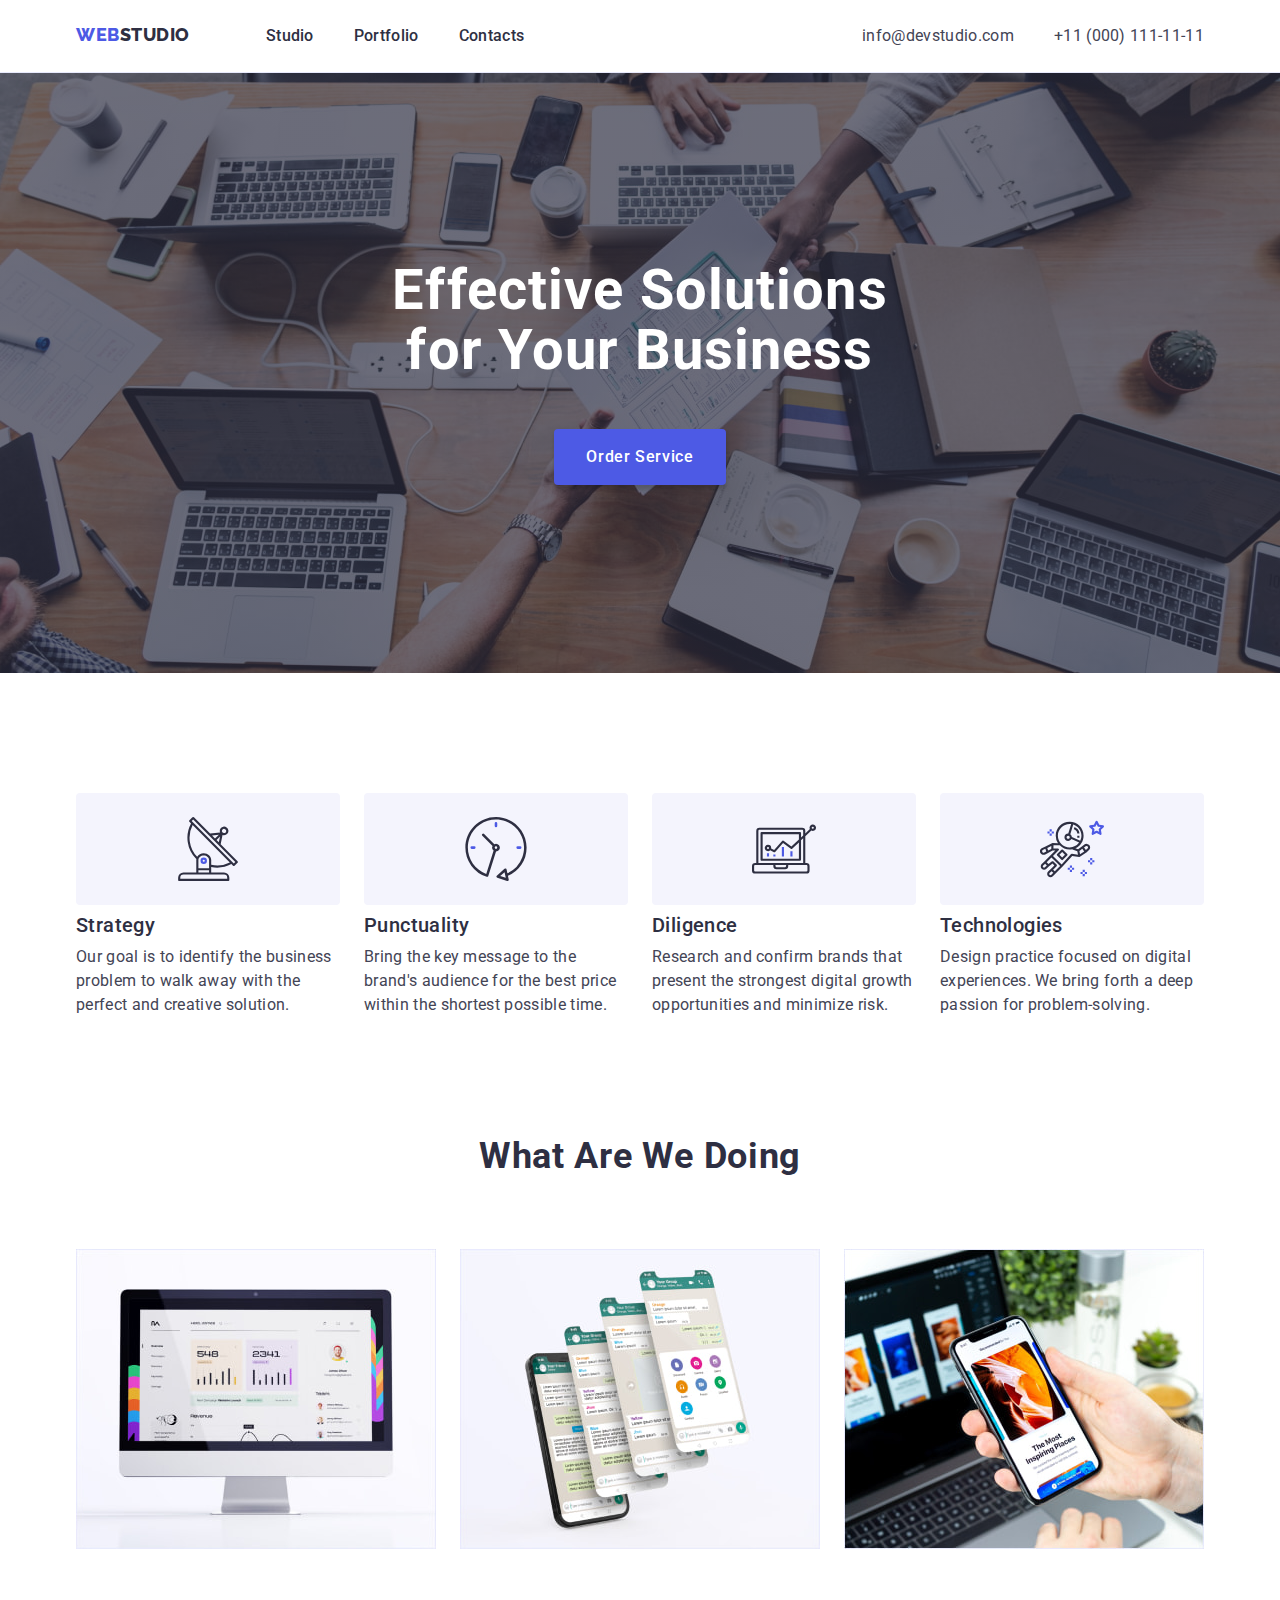
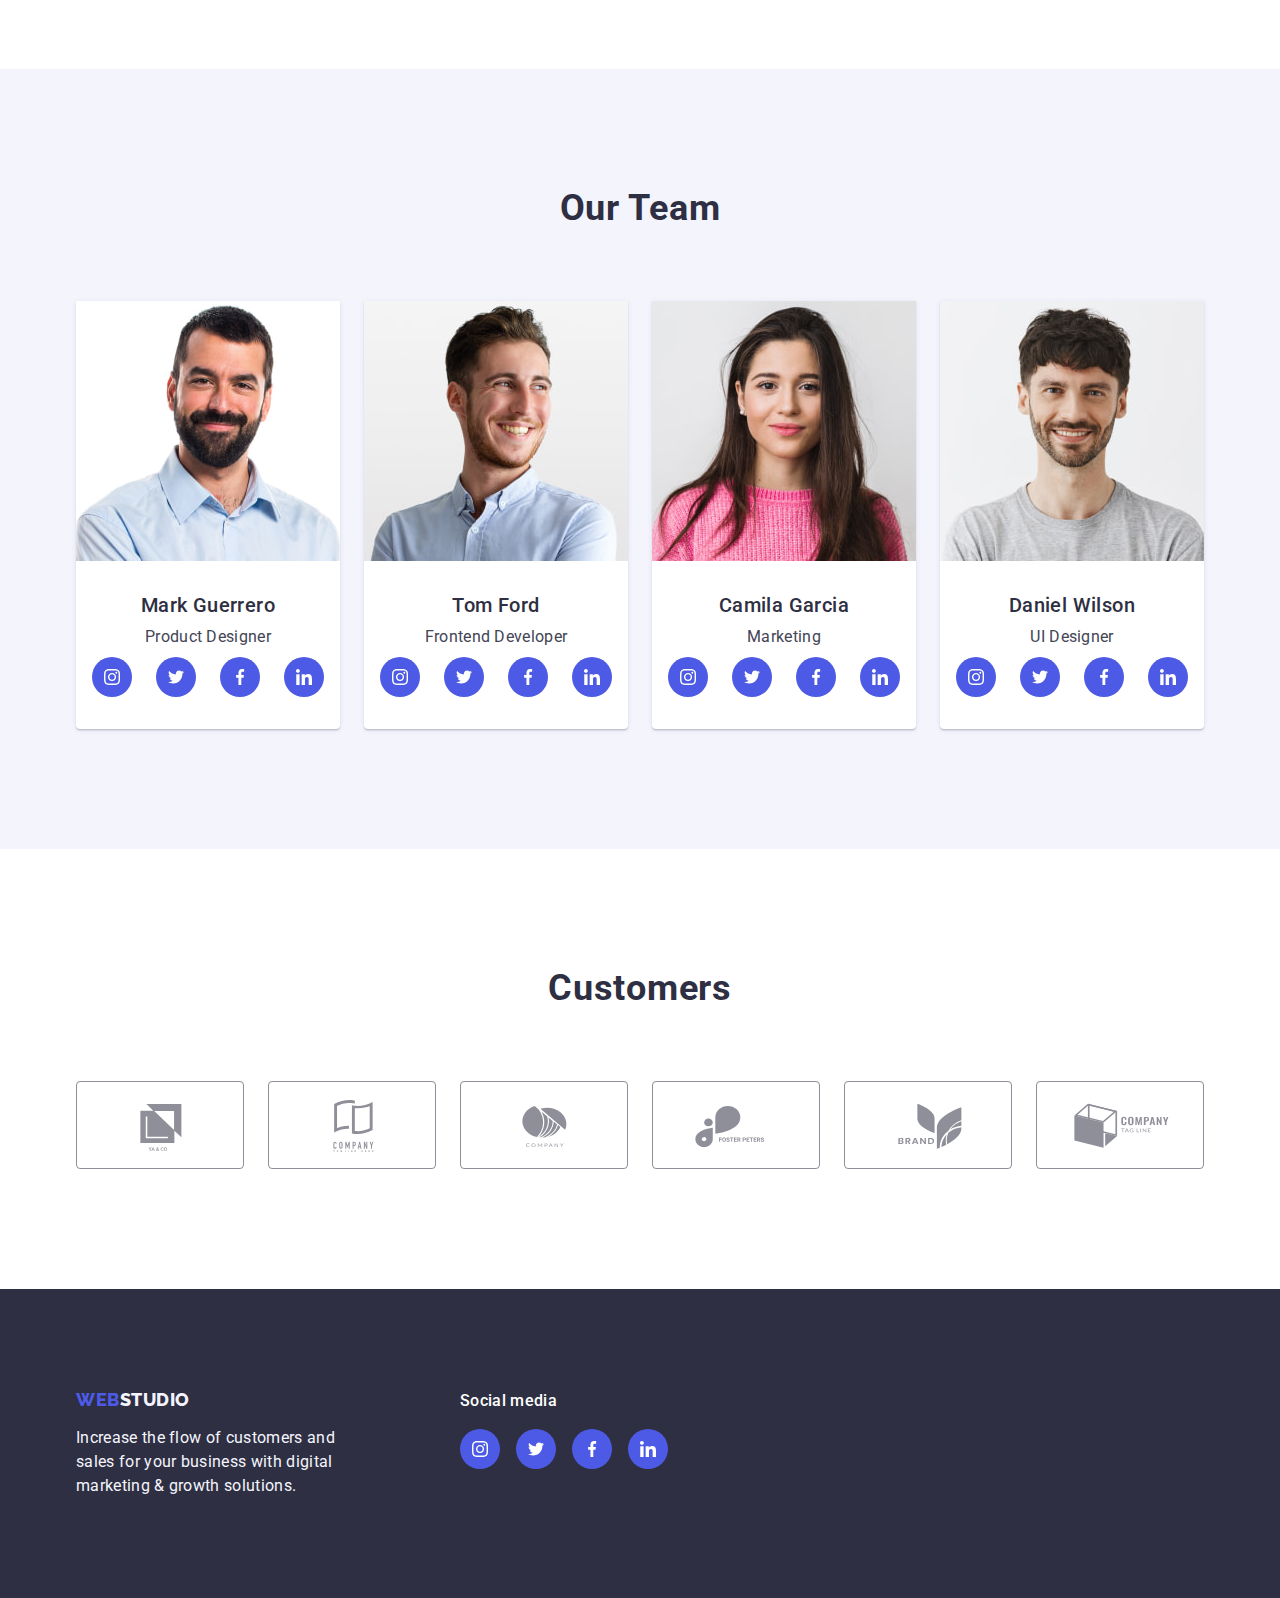
<file: index.html>
<!DOCTYPE html>
<html lang="en">
  <head>
    <meta charset="UTF-8" />
    <meta http-equiv="X-UA-Compatible" content="IE=edge" />
    <meta name="viewport" content="width=device-width, initial-scale=1.0" />
    <title>Studio</title>
    <link rel="preconnect" href="https://fonts.googleapis.com" />
    <link rel="preconnect" href="https://fonts.gstatic.com" crossorigin />
    <link
      rel="stylesheet"
      href="https://cdnjs.cloudflare.com/ajax/libs/modern-normalize/1.1.0/modern-normalize.min.css"
    />
    <link
      href="https://fonts.googleapis.com/css2?family=Raleway:wght@800&family=Roboto:wght@400;500;700&display=swap"
      rel="stylesheet"
    />
    <link rel="stylesheet" href="./css/styles.css" />
  </head>
  <body>
    <header class="header">
      <div class="container">
        <nav class="header-navigation">
          <a class="logo link" href="./index.html">
            Web<span class="logo-second-part">Studio</span>
          </a>
          <ul class="header-list list">
            <li class="item">
              <a class="header-link link" href="./index.html">Studio</a>
            </li>
            <li class="item">
              <a class="header-link link" href="./portfolio.html">Portfolio</a>
            </li>
            <li class="item">
              <a class="header-link link" href="">Contacts</a>
            </li>
          </ul>
        </nav>
        <address class="address">
          <ul class="address-list list">
            <li class="item">
              <a class="address-link link" href="mailto:info@devstudio.com"
                >info@devstudio.com
              </a>
            </li>
            <li class="item">
              <a class="address-link link" href="tel:+110001111111"
                >+11 (000) 111-11-11</a
              >
            </li>
          </ul>
        </address>
      </div>
    </header>
    <main>
      <section class="section-hero">
        <div class="container">
          <h1 class="hero-title">Effective Solutions for Your Business</h1>
          <button class="hero-button button" type="button">
            Order Service
          </button>
        </div>
      </section>
      <section class="section-advantages">
        <div class="container">
          <h2 class="advantages-title title-hidden" hidden>Advantages</h2>
          <ul class="advantages-list list">
            <li class="item">
              <div class="wrapper">
                <svg class="wrapper-icon" width="64" height="64">
                  <use href="./images/icons.svg#advantages-strategy"></use>
                </svg>
              </div>
              <h3 class="advantages-subtitle subtitle">Strategy</h3>
              <p class="advantages-text text">
                Our goal is to identify the business problem to walk away with
                the perfect and creative solution.
              </p>
            </li>
            <li class="item">
              <div class="wrapper">
                <svg class="wrapper-icon" width="64" height="64">
                  <use href="./images/icons.svg#advantages-punctuality"></use>
                </svg>
              </div>
              <h3 class="advantages-subtitle subtitle">Punctuality</h3>
              <p class="advantages-text text">
                Bring the key message to the brand's audience for the best price
                within the shortest possible time.
              </p>
            </li>
            <li class="item">
              <div class="wrapper">
                <svg class="wrapper-icon" width="64" height="64">
                  <use href="./images/icons.svg#advantages-diligence"></use>
                </svg>
              </div>
              <h3 class="advantages-subtitle subtitle">Diligence</h3>
              <p class="advantages-text text">
                Research and confirm brands that present the strongest digital
                growth opportunities and minimize risk.
              </p>
            </li>
            <li class="item">
              <div class="wrapper">
                <svg class="wrapper-icon" width="64" height="64">
                  <use href="./images/icons.svg#advantages-technologies"></use>
                </svg>
              </div>
              <h3 class="advantages-subtitle subtitle">Technologies</h3>
              <p class="advantages-text text">
                Design practice focused on digital experiences. We bring forth a
                deep passion for problem-solving.
              </p>
            </li>
          </ul>
        </div>
      </section>
      <section class="section-examples">
        <div class="container">
          <h2 class="examples-title second-title">What are we doing</h2>
          <ul class="examples-list list">
            <li class="item">
              <img
                src="./images/img-1.jpg"
                alt="monitor web app"
                width="360"
                height="300"
              />
            </li>
            <li class="item">
              <img
                src="./images/img-2.jpg"
                alt="phone with app"
                width="360"
                height="300"
              />
            </li>
            <li class="item">
              <img
                src="./images/img-3.jpg"
                alt="phone with app"
                width="360"
                height="300"
              />
            </li>
          </ul>
        </div>
      </section>
      <section class="section-team">
        <div class="container">
          <h2 class="team-title second-title">Our Team</h2>
          <ul class="team-list list">
            <li class="item">
              <img
                src="./images/member-1.jpg"
                alt="man"
                width="264"
                height="260"
              />
              <div class="content">
                <h3 class="team-subtitle subtitle">Mark Guerrero</h3>
                <p class="team-text text">Product Designer</p>
                <ul class="team-socials-list socials-list list">
                  <li class="socials-item">
                    <a href="" class="socials-link link"
                      ><svg class="socials-icon" width="16" height="16">
                        <use href="./images/icons.svg#instagram"></use>
                      </svg>
                    </a>
                  </li>
                  <li class="socials-item">
                    <a href="" class="socials-link link"
                      ><svg class="socials-icon" width="16" height="16">
                        <use href="./images/icons.svg#twitter"></use>
                      </svg>
                    </a>
                  </li>
                  <li class="socials-item">
                    <a href="" class="socials-link link"
                      ><svg class="socials-icon" width="16" height="16">
                        <use href="./images/icons.svg#facebook"></use>
                      </svg>
                    </a>
                  </li>
                  <li class="socials-item">
                    <a href="" class="socials-link link"
                      ><svg class="socials-icon" width="16" height="16">
                        <use href="./images/icons.svg#linkedin"></use>
                      </svg>
                    </a>
                  </li>
                </ul>
              </div>
            </li>
            <li class="item">
              <img
                src="./images/member-2.jpg"
                alt="man"
                width="264"
                height="260"
              />
              <div class="content">
                <h3 class="team-subtitle subtitle">Tom Ford</h3>
                <p class="team-text text">Frontend Developer</p>
                <ul class="team-socials-list socials-list list">
                  <li class="socials-item">
                    <a href="" class="socials-link link"
                      ><svg class="socials-icon" width="16" height="16">
                        <use href="./images/icons.svg#instagram"></use>
                      </svg>
                    </a>
                  </li>
                  <li class="socials-item">
                    <a href="" class="socials-link link"
                      ><svg class="socials-icon" width="16" height="16">
                        <use href="./images/icons.svg#twitter"></use>
                      </svg>
                    </a>
                  </li>
                  <li class="socials-item">
                    <a href="" class="socials-link link"
                      ><svg class="socials-icon" width="16" height="16">
                        <use href="./images/icons.svg#facebook"></use>
                      </svg>
                    </a>
                  </li>
                  <li class="socials-item">
                    <a href="" class="socials-link link"
                      ><svg class="socials-icon" width="16" height="16">
                        <use href="./images/icons.svg#linkedin"></use>
                      </svg>
                    </a>
                  </li>
                </ul>
              </div>
            </li>
            <li class="item">
              <img
                src="./images/member-3.jpg"
                alt="woman"
                width="264"
                height="260"
              />
              <div class="content">
                <h3 class="team-subtitle subtitle">Camila Garcia</h3>
                <p class="team-text text">Marketing</p>
                <ul class="team-socials-list socials-list list">
                  <li class="socials-item">
                    <a href="" class="socials-link link"
                      ><svg class="socials-icon" width="16" height="16">
                        <use href="./images/icons.svg#instagram"></use>
                      </svg>
                    </a>
                  </li>
                  <li class="socials-item">
                    <a href="" class="socials-link link"
                      ><svg class="socials-icon" width="16" height="16">
                        <use href="./images/icons.svg#twitter"></use>
                      </svg>
                    </a>
                  </li>
                  <li class="socials-item">
                    <a href="" class="socials-link link"
                      ><svg class="socials-icon" width="16" height="16">
                        <use href="./images/icons.svg#facebook"></use>
                      </svg>
                    </a>
                  </li>
                  <li class="socials-item">
                    <a href="" class="socials-link link"
                      ><svg class="socials-icon" width="16" height="16">
                        <use href="./images/icons.svg#linkedin"></use>
                      </svg>
                    </a>
                  </li>
                </ul>
              </div>
            </li>
            <li class="item">
              <img
                src="./images/member-4.jpg"
                alt="man"
                width="264"
                height="260"
              />
              <div class="content">
                <h3 class="team-subtitle subtitle">Daniel Wilson</h3>
                <p class="team-text text">UI Designer</p>
                <ul class="team-socials-list socials-list list">
                  <li class="socials-item">
                    <a href="" class="socials-link link"
                      ><svg class="socials-icon" width="16" height="16">
                        <use href="./images/icons.svg#instagram"></use>
                      </svg>
                    </a>
                  </li>
                  <li class="socials-item">
                    <a href="" class="socials-link link"
                      ><svg class="socials-icon" width="16" height="16">
                        <use href="./images/icons.svg#twitter"></use>
                      </svg>
                    </a>
                  </li>
                  <li class="socials-item">
                    <a href="" class="socials-link link"
                      ><svg class="socials-icon" width="16" height="16">
                        <use href="./images/icons.svg#facebook"></use>
                      </svg>
                    </a>
                  </li>
                  <li class="socials-item">
                    <a href="" class="socials-link link"
                      ><svg class="socials-icon" width="16" height="16">
                        <use href="./images/icons.svg#linkedin"></use>
                      </svg>
                    </a>
                  </li>
                </ul>
              </div>
            </li>
          </ul>
        </div>
      </section>
      <section class="section-customers">
        <div class="container">
          <h2 class="customers-title second-title">Customers</h2>
          <ul class="customers-list list">
            <li class="item">
              <a href="" class="customers-link link"
                ><svg class="customers-icon" width="104" height="56">
                  <use href="./images/icons.svg#customer-1"></use>
                </svg>
              </a>
            </li>
            <li class="item">
              <a href="" class="customers-link link"
                ><svg class="customers-icon" width="104" height="56">
                  <use href="./images/icons.svg#customer-2"></use>
                </svg>
              </a>
            </li>
            <li class="item">
              <a href="" class="customers-link link"
                ><svg class="customers-icon" width="104" height="56">
                  <use href="./images/icons.svg#customer-3"></use>
                </svg>
              </a>
            </li>
            <li class="item">
              <a href="" class="customers-link link"
                ><svg class="customers-icon" width="104" height="56">
                  <use href="./images/icons.svg#customer-4"></use>
                </svg>
              </a>
            </li>
            <li class="item">
              <a href="" class="customers-link link"
                ><svg class="customers-icon" width="104" height="56">
                  <use href="./images/icons.svg#customer-5 "></use>
                </svg>
              </a>
            </li>
            <li class="item">
              <a href="" class="customers-link link"
                ><svg class="customers-icon" width="104" height="56">
                  <use href="./images/icons.svg#customer-6"></use>
                </svg>
              </a>
            </li>
          </ul>
        </div>
      </section>
    </main>
    <footer class="footer">
      <div class="container">
        <div class="footer-info-content">
          <a class="logo link" href="./index.html"
            >Web<span class="logo-second-part">Studio</span>
          </a>
          <p class="footer-text text">
            Increase the flow of customers and sales for your business with
            digital marketing & growth solutions.
          </p>
        </div>
        <div class="footer-socials-content">
          <p class="footer-text-medium text">Social media</p>
          <ul class="footer-socials-list socials-list list">
            <li class="socials-item">
              <a href="" class="socials-link link"
                ><svg class="socials-icon" width="16" height="16">
                  <use href="./images/icons.svg#instagram"></use>
                </svg>
              </a>
            </li>
            <li class="socials-item">
              <a href="" class="socials-link link"
                ><svg class="socials-icon" width="16" height="16">
                  <use href="./images/icons.svg#twitter"></use>
                </svg>
              </a>
            </li>
            <li class="socials-item">
              <a href="" class="socials-link link"
                ><svg class="socials-icon" width="16" height="16">
                  <use href="./images/icons.svg#facebook"></use>
                </svg>
              </a>
            </li>
            <li class="socials-item">
              <a href="" class="socials-link link"
                ><svg class="socials-icon" width="16" height="16">
                  <use href="./images/icons.svg#linkedin"></use>
                </svg>
              </a>
            </li>
          </ul>
        </div>
      </div>
    </footer>
  </body>
</html>
</file>
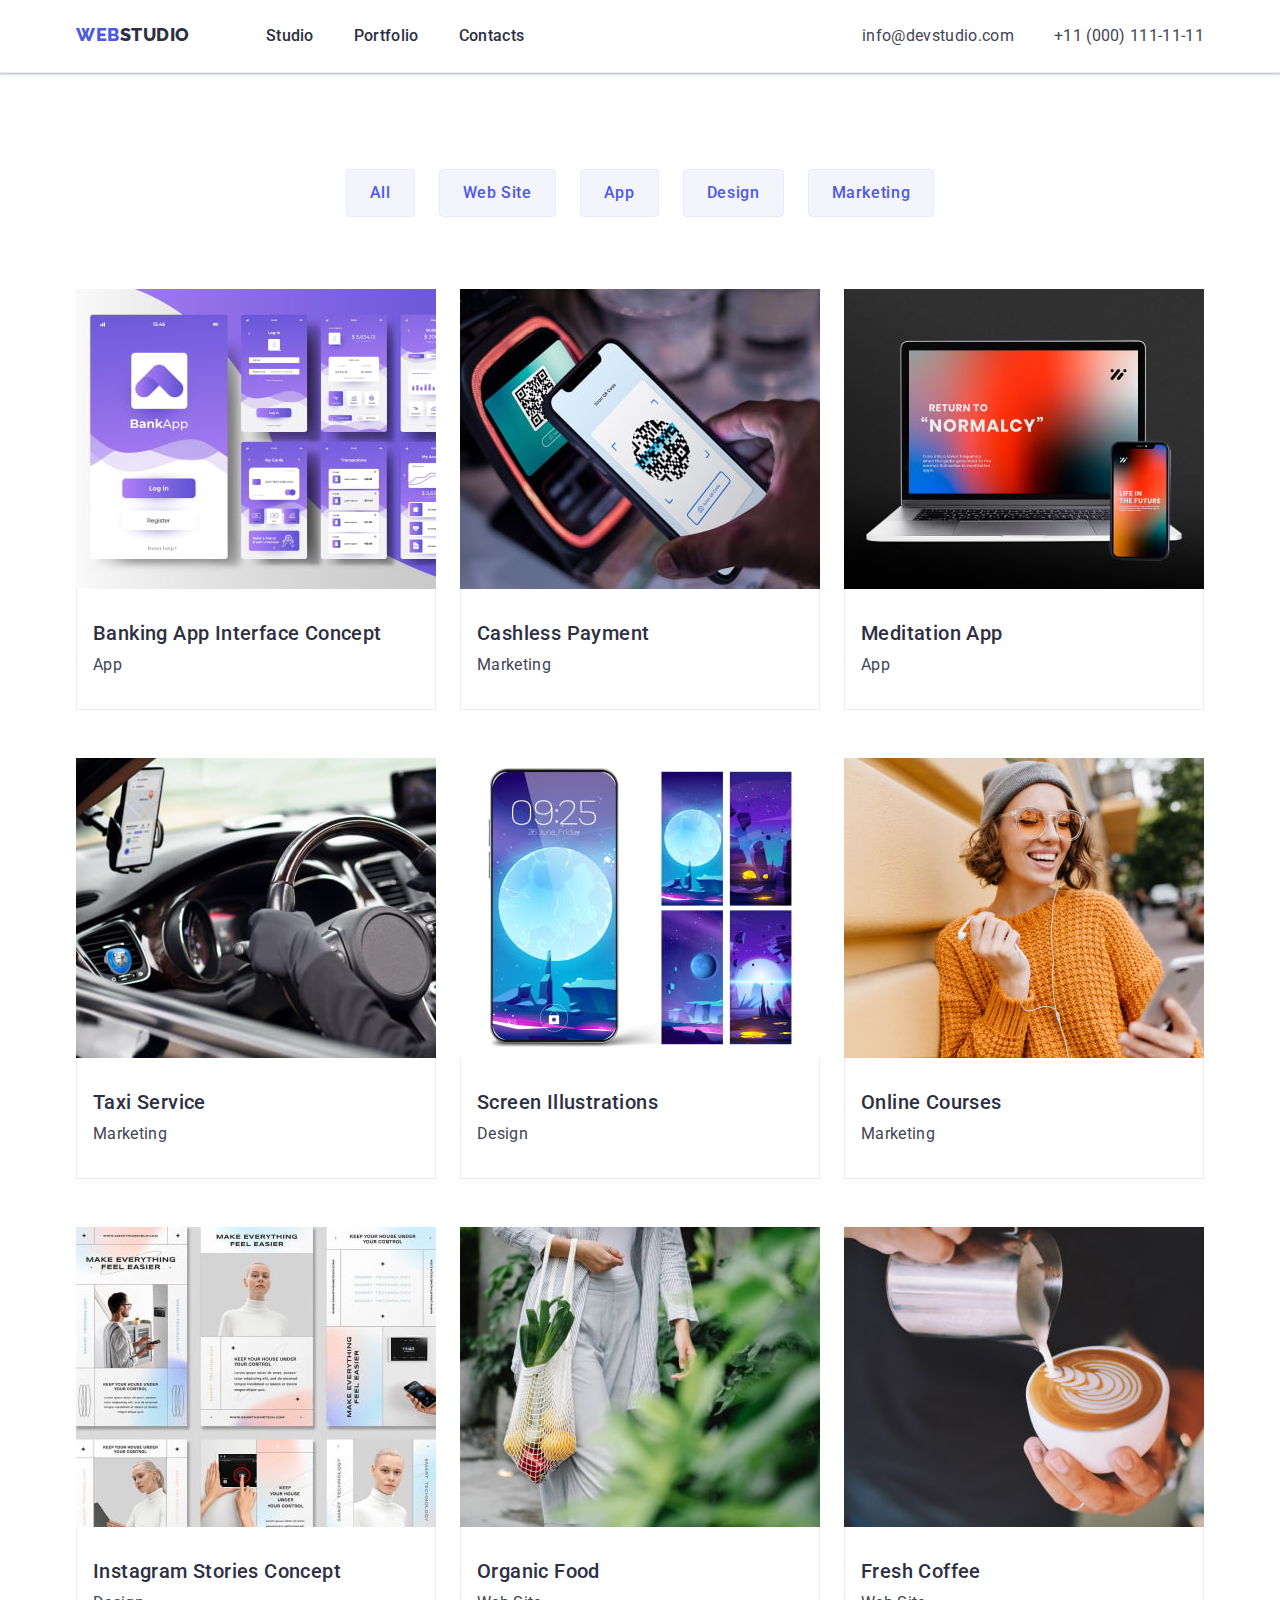
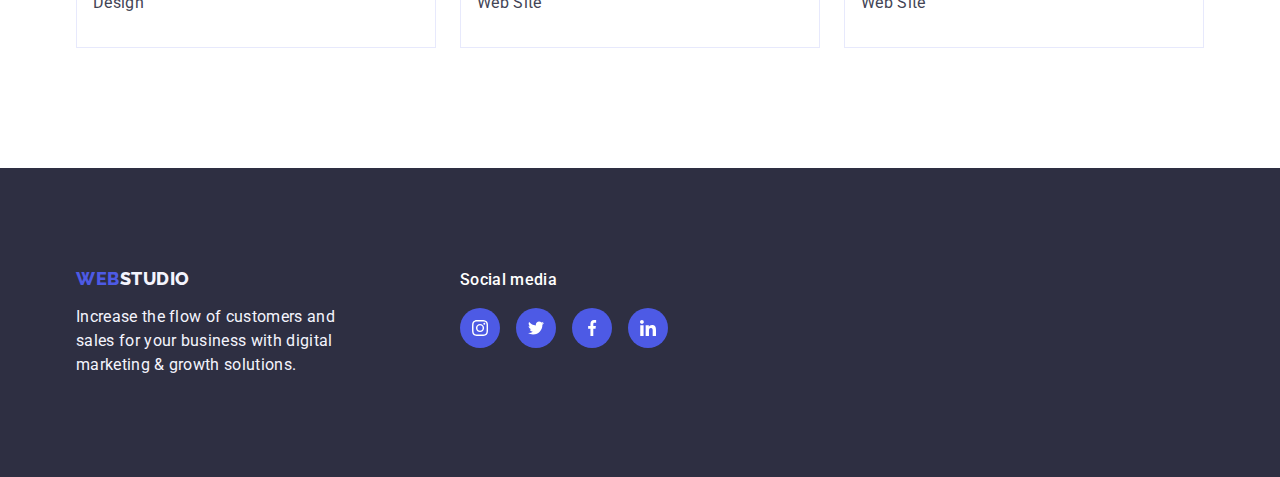
<file: portfolio.html>
<!DOCTYPE html>
<html lang="en">
  <head>
    <meta charset="UTF-8" />
    <meta http-equiv="X-UA-Compatible" content="IE=edge" />
    <meta name="viewport" content="width=device-width, initial-scale=1.0" />
    <title>Studio</title>
    <link rel="preconnect" href="https://fonts.googleapis.com" />
    <link rel="preconnect" href="https://fonts.gstatic.com" crossorigin />
    <link
      rel="stylesheet"
      href="https://cdnjs.cloudflare.com/ajax/libs/modern-normalize/1.1.0/modern-normalize.min.css"
    />
    <link
      href="https://fonts.googleapis.com/css2?family=Raleway:wght@800&family=Roboto:wght@400;500;700&display=swap"
      rel="stylesheet"
    />
    <link rel="stylesheet" href="./css/styles.css" />
  </head>
  <body>
    <header class="header">
      <div class="container">
        <nav class="header-navigation">
          <a class="logo link" href="./index.html">
            Web<span class="logo-second-part">Studio</span>
          </a>
          <ul class="header-list list">
            <li class="item">
              <a class="header-link link" href="./index.html">Studio</a>
            </li>
            <li class="item">
              <a class="header-link link" href="./portfolio.html">Portfolio</a>
            </li>
            <li class="item">
              <a class="header-link link" href="">Contacts</a>
            </li>
          </ul>
        </nav>
        <address class="address">
          <ul class="address-list list">
            <li class="item">
              <a class="address-link link" href="mailto:info@devstudio.com"
                >info@devstudio.com
              </a>
            </li>
            <li class="item">
              <a class="address-link link" href="tel:+110001111111"
                >+11 (000) 111-11-11</a
              >
            </li>
          </ul>
        </address>
      </div>
    </header>
    <main>
      <section class="section-application">
        <div class="container">
          <h1 class="title-hidden" hidden>
            Effective Solutions for Your Business
          </h1>
          <ul class="application-button-list list">
            <li class="item">
              <button class="application-button button" type="button">
                All
              </button>
            </li>
            <li class="item">
              <button class="application-button button" type="button">
                Web Site
              </button>
            </li>
            <li class="item">
              <button class="application-button button" type="button">
                App
              </button>
            </li>
            <li class="item">
              <button class="application-button button" type="button">
                Design
              </button>
            </li>
            <li class="item">
              <button class="application-button button" type="button">
                Marketing
              </button>
            </li>
          </ul>
          <ul class="application-list list">
            <li class="item">
              <a href="" class="application-link link"
                ><img
                  src="./images/portfolio-img-1.jpg"
                  alt="banking app interface"
                  width="360"
                  height="300"
                />
                <div class="content">
                  <h2 class="application-subtitle subtitle">
                    Banking App Interface Concept
                  </h2>
                  <p class="application-text text">App</p>
                </div>
              </a>
            </li>
            <li class="item">
              <a href="" class="application-link link"
                ><img
                  src="./images/portfolio-img-2.jpg"
                  alt="payment by using qr-code"
                  width="360"
                  height="300"
                />
                <div class="content">
                  <h2 class="application-subtitle subtitle">
                    Cashless Payment
                  </h2>
                  <p class="application-text text">Marketing</p>
                </div>
              </a>
            </li>
            <li class="item">
              <a href="" class="application-link link"
                ><img
                  src="./images/portfolio-img-3.jpg"
                  alt="app on a notebook and a phone"
                  width="360"
                  height="300"
                />
                <div class="content">
                  <h2 class="application-subtitle subtitle">Meditation App</h2>
                  <p class="application-text text">App</p>
                </div>
              </a>
            </li>
            <li class="item">
              <a href="" class="application-link link"
                ><img
                  src="./images/portfolio-img-4.jpg"
                  alt="taxi car"
                  width="360"
                  height="300"
                />
                <div class="content">
                  <h2 class="application-subtitle subtitle">Taxi Service</h2>
                  <p class="application-text text">Marketing</p>
                </div>
              </a>
            </li>
            <li class="item">
              <a href="" class="application-link link">
                <img
                  src="./images/portfolio-img-5.jpg"
                  alt="themes for phone"
                  width="360"
                  height="300"
                />
                <div class="content">
                  <h2 class="application-subtitle subtitle">
                    Screen Illustrations
                  </h2>
                  <p class="application-text text">Design</p>
                </div>
              </a>
            </li>
            <li class="item">
              <a href="" class="application-link link"
                ><img
                  src="./images/portfolio-img-6.jpg"
                  alt="girl with a bih smile who is watching something on the phone"
                  width="360"
                  height="300"
                />
                <div class="content">
                  <h2 class="application-subtitle subtitle">Online Courses</h2>
                  <p class="application-text text">Marketing</p>
                </div>
              </a>
            </li>
            <li class="item">
              <a href="" class="application-link link"
                ><img
                  src="./images/portfolio-img-7.jpg"
                  alt="examples of stories"
                  width="360"
                  height="300"
                />
                <div class="content">
                  <h2 class="application-subtitle subtitle">
                    Instagram Stories Concept
                  </h2>
                  <p class="application-text text">Design</p>
                </div>
              </a>
            </li>
            <li class="item">
              <a href="" class="application-link link"
                ><img
                  src="./images/portfolio-img-8.jpg"
                  alt="men who is holding an organic packet with organic vegetables"
                  width="360"
                  height="300"
                />
                <div class="content">
                  <h2 class="application-subtitle subtitle">Organic Food</h2>
                  <p class="application-text text">Web Site</p>
                </div>
              </a>
            </li>
            <li class="item">
              <a href="" class="application-link link">
                <img
                  src="./images/portfolio-img-9.jpg"
                  alt="coffee"
                  width="360"
                  height="300"
                />
                <div class="content">
                  <h2 class="application-subtitle subtitle">Fresh Coffee</h2>
                  <p class="application-text text">Web Site</p>
                </div>
              </a>
            </li>
          </ul>
        </div>
      </section>
    </main>
    <footer class="footer">
      <div class="container">
        <div class="footer-info-content">
          <a class="logo link" href="./index.html"
            >Web<span class="logo-second-part">Studio</span>
          </a>
          <p class="footer-text text">
            Increase the flow of customers and sales for your business with
            digital marketing & growth solutions.
          </p>
        </div>
        <div class="footer-socials-content">
          <p class="footer-text-medium text">Social media</p>
          <ul class="footer-socials-list socials-list list">
            <li class="socials-item">
              <a href="" class="socials-link link"
                ><svg class="socials-icon" width="16" height="16">
                  <use href="./images/icons.svg#instagram"></use>
                </svg>
              </a>
            </li>
            <li class="socials-item">
              <a href="" class="socials-link link"
                ><svg class="socials-icon" width="16" height="16">
                  <use href="./images/icons.svg#twitter"></use>
                </svg>
              </a>
            </li>
            <li class="socials-item">
              <a href="" class="socials-link link"
                ><svg class="socials-icon" width="16" height="16">
                  <use href="./images/icons.svg#facebook"></use>
                </svg>
              </a>
            </li>
            <li class="socials-item">
              <a href="" class="socials-link link"
                ><svg class="socials-icon" width="16" height="16">
                  <use href="./images/icons.svg#linkedin"></use>
                </svg>
              </a>
            </li>
          </ul>
        </div>
      </div>
    </footer>
  </body>
</html>
</file>
<file: css/styles.css>
:root {
}
body {
  font-family: "Roboto", sans-serif;

  background-color: #ffffff;
  color: #434455;
}
h1,
h2,
h3,
p {
  margin-top: 0px;
  margin-bottom: 0px;
}
img {
  display: block;
  max-width: 100%;
  height: auto;
}
.link {
  text-decoration: none;
}
.list {
  margin-top: 0px;
  margin-bottom: 0px;
  padding-left: 0px;

  list-style: none;
}
.second-title {
  font-weight: 700;
  font-size: 36px;
  line-height: 1.11;
  text-align: center;
  letter-spacing: 0.02em;
  text-transform: capitalize;

  color: #2e2f42;
}
.subtitle {
  font-weight: 500;
  font-size: 20px;
  line-height: 1.2;
  letter-spacing: 0.02em;
  text-transform: capitalize;

  color: #2e2f42;
}
.title-hidden {
  position: absolute;
  width: 1px;
  height: 1px;
  margin: -1px;
  border: 0;
  padding: 0;
  white-space: nowrap;
  clip-path: inset(100%);
  clip: rect(0 0 0 0);
  overflow: hidden;
}
.text {
  font-size: 16px;
  line-height: 1.5;
  letter-spacing: 0.02em;
}
.button {
  display: inline-block;

  font-family: inherit;
  font-weight: 500;
  font-size: 16px;
  line-height: 1.5;
  letter-spacing: 0.04em;
  text-align: center;
  cursor: pointer;

  border-radius: 4px;
  border-width: 1px;
  border-style: solid;
  border-color: transparent;
}
.logo {
  display: block;
  padding-top: 24px;
  padding-bottom: 24px;

  font-family: "Raleway", sans-serif;
  font-weight: 800;
  font-size: 18px;
  line-height: 1.17;
  letter-spacing: 0.03em;
  text-transform: uppercase;

  color: #4d5ae5;
}
.container {
  width: 1158px;
  margin-left: auto;
  margin-right: auto;
  padding-left: 15px;
  padding-right: 15px;
}

/* social media list */

.socials-list {
  display: flex;
  /* justify-content: center; */
}
.socials-item {
  width: 40px;
  height: 40px;
}

.socials-link {
  display: inline-flex;
  justify-content: center;
  align-items: center;
  width: 100%;
  height: 100%;

  background-color: #4d5ae5;
  border-radius: 50%;
  fill: #ffffff;
}
.socials-link:is(:hover, :focus) {
  background-color: #404bbf;
}

/* --------------------MAIN PAGE--------------------- */

/* ----------------------HEADER--------------------- */

.header {
  border-bottom: 1px solid #e7e9fc;
  box-shadow: 0px 2px 1px rgba(46, 47, 66, 0.08),
    0px 1px 1px rgba(46, 47, 66, 0.16), 0px 1px 6px rgba(46, 47, 66, 0.08);
}
.header > .container {
  display: flex;
}
.header-navigation {
  display: flex;
}
.header .logo-second-part {
  color: #2e2f42;
}
.header-list {
  margin-left: 76px;
  display: flex;
}
.header-list .item + .item {
  margin-left: 40px;
}
.header-link {
  display: inline-block;
  padding-top: 24px;
  padding-bottom: 24px;

  font-weight: 500;
  font-size: 16px;
  line-height: 1.5;
  letter-spacing: 0.02em;

  color: #2e2f42;
}
.header-link:is(:hover, :focus) {
  color: #404bbf;
}
.address {
  margin-left: auto;

  font-style: normal;
}
.address-list {
  display: flex;
}
.address-list .item + .item {
  margin-left: 40px;
}
.address-list .address-link {
  font-size: 16px;
  line-height: 24px;
  letter-spacing: 0.02em;

  color: currentColor;
}
.address-link {
  display: inline-block;
  padding-top: 24px;
  padding-bottom: 24px;
}
.address-link:is(:hover, :focus) {
  color: #404bbf;
}

/* ----------------------HERO--------------------- */

.section-hero {
  max-width: 1440px;
  height: 600px;
  padding-top: 188px;
  padding-bottom: 188px;
  margin-left: auto;
  margin-right: auto;

  text-align: center;

  background-color: #2e2f42;
  background-image: linear-gradient(
      to right,
      rgba(46, 47, 66, 0.7),
      rgba(46, 47, 66, 0.7)
    ),
    url("../images/people-office-background.jpg");

  background-repeat: no-repeat;
  background-position: center;
  background-size: cover;
}
.hero-title {
  margin-left: auto;
  margin-right: auto;

  width: 496px;
  font-weight: 700;
  font-size: 56px;
  line-height: 1.07;
  letter-spacing: 0.02em;
  color: #ffffff;
}
.hero-button {
  margin-top: 48px;
  padding-left: 31px;
  padding-right: 31px;
  padding-top: 15px;
  padding-bottom: 15px;

  color: #ffffff;

  background-color: #4d5ae5;
  box-shadow: 0px 4px 4px rgba(0, 0, 0, 0.15);
}
.hero-button:is(:hover, :focus) {
  background-color: #404bbf;
}

/* --------------------ADVANTAGES--------------------- */

.section-advantages {
  padding-top: 120px;
  padding-bottom: 120px;
}
.advantages-title {
}
.advantages-list {
  display: flex;
  /* justify-content: center; */
}
.advantages-list > .item {
  width: calc((100% - 3 * 24px) / 4);
}
.advantages-list .item + .item {
  margin-left: 24px;
}
.advantages-list .wrapper {
  display: flex;
  width: 264px;
  height: 112px;
  margin-bottom: 8px;
  justify-content: center;
  align-items: center;

  background-color: #f4f4fd;
  border-radius: 4px;
}
.advantages-list .wrapper-icon {
}
.advantages-subtitle {
  margin-bottom: 8px;
}
.advantages-text {
}

/* --------------------Examples--------------------- */
.section-examples {
  padding-bottom: 120px;
}
.examples-title {
}
.examples-list {
  display: flex;
  margin-top: 72px;
}
.examples-list > .item {
  width: calc((100% - 2 * 24px) / 3);
}
.examples-list .item + .item {
  margin-left: 24px;
}

/* ----------------------TEAM--------------------- */

.section-team {
  padding-top: 120px;
  padding-bottom: 120px;

  background-color: #f4f4fd;
}
.team-title {
}
.team-list {
  display: flex;
  margin-top: 72px;
}
.team-list > .item {
  width: calc((100% - 3 * 24px) / 4);

  background-color: #ffffff;
  box-shadow: 0px 1px 6px rgba(46, 47, 66, 0.08),
    0px 1px 1px rgba(46, 47, 66, 0.16), 0px 2px 1px rgba(46, 47, 66, 0.08);
  border-radius: 0px 0px 4px 4px;
}
.team-list .item + .item {
  margin-left: 24px;
}
.team-list .content {
  padding-left: 16px;
  padding-right: 16px;
  padding-top: 32px;
  padding-bottom: 32px;
}
.team-subtitle {
  margin-bottom: 8px;
  text-align: center;
}
.team-text {
  margin-bottom: 8px;
  text-align: center;
}

.team-socials-list .socials-item + .socials-item {
  margin-left: 24px;
}

/* ---------------------CUSTOMERS--------------------- */
.section-customers {
  padding-top: 120px;
  padding-bottom: 120px;
}
.customers-title {
}
.customers-list {
  display: flex;
  /* justify-content: center; */
  margin-top: 72px;
}
.customers-list .item {
  width: 168px;
  height: 88px;
}
.customers-list .item + .item {
  margin-left: 24px;
}

.customers-link {
  display: inline-flex;
  justify-content: center;
  align-items: center;
  width: 100%;
  height: 100%;

  fill: #8e8f99;
  border-width: 1px;
  border-style: solid;
  border-color: #8e8f99;
  border-radius: 4px;
}
.customers-link:hover {
  fill: #404bbf;
  border-color: #404bbf;
}
.customers-icon {
}
/* ----------------------FOOTER--------------------- */

.footer {
  padding-top: 100px;
  padding-bottom: 100px;
  background-color: #2e2f42;
}
.footer .container {
  display: flex;
}
.footer-info-content {
  width: 264px;
}
.footer-text {
  color: #f4f4fd;
}

.footer .logo-second-part {
  color: #f4f4fd;
}
.footer .logo {
  padding: 0px;
  margin-bottom: 16px;
}
.footer-socials-content {
  margin-left: 120px;
  width: 208px;
}
.footer-text-medium {
  margin-bottom: 16px;

  font-weight: 500;
  color: #ffffff;
}
.footer-socials-list .socials-item + .socials-item {
  margin-left: 16px;
}

/* --------------------PORTFOLIO PAGE--------------------- */

.section-application {
  padding-top: 96px;
  padding-bottom: 120px;
}
.application-button-list {
  display: flex;
  justify-content: center;
  margin-bottom: 72px;
}
.application-button-list .item + .item {
  margin-left: 24px;
}
.application-button {
  padding-left: 23px;
  padding-right: 23px;
  padding-top: 11px;
  padding-bottom: 11px;

  color: #4d5ae5;

  background-color: #f4f4fd;
  border-color: #e7e9fc;
}
.application-button:is(:hover, :focus) {
  color: #ffffff;

  background-color: #404bbf;
  box-shadow: 0px 3px 1px rgba(0, 0, 0, 0.1), 0px 2px 1px rgba(0, 0, 0, 0.08),
    0px 2px 2px rgba(0, 0, 0, 0.12);
  border-color: transparent;
}
.application-list {
  display: flex;
  flex-wrap: wrap;
  margin-left: -24px;
  margin-bottom: -48px;
}
.application-list .item {
  width: calc((100% - 3 * 24px) / 3);
  margin-left: 24px;
  margin-bottom: 48px;
}
.application-link {
  display: block;

  color: currentColor;
}
.application-link:is(:hover, :focus) {
  box-shadow: 0px 1px 6px rgba(46, 47, 66, 0.08),
    0px 1px 1px rgba(46, 47, 66, 0.16), 0px 2px 1px rgba(46, 47, 66, 0.08);
}

.application-subtitle {
  margin-bottom: 8px;
}
.application-text {
}
.application-list .content {
  padding-top: 32px;
  padding-bottom: 32px;
  padding-left: 16px;
  padding-right: 16px;

  border: 1px solid #e7e9fc;
  border-top: 0px;
}
</file>
